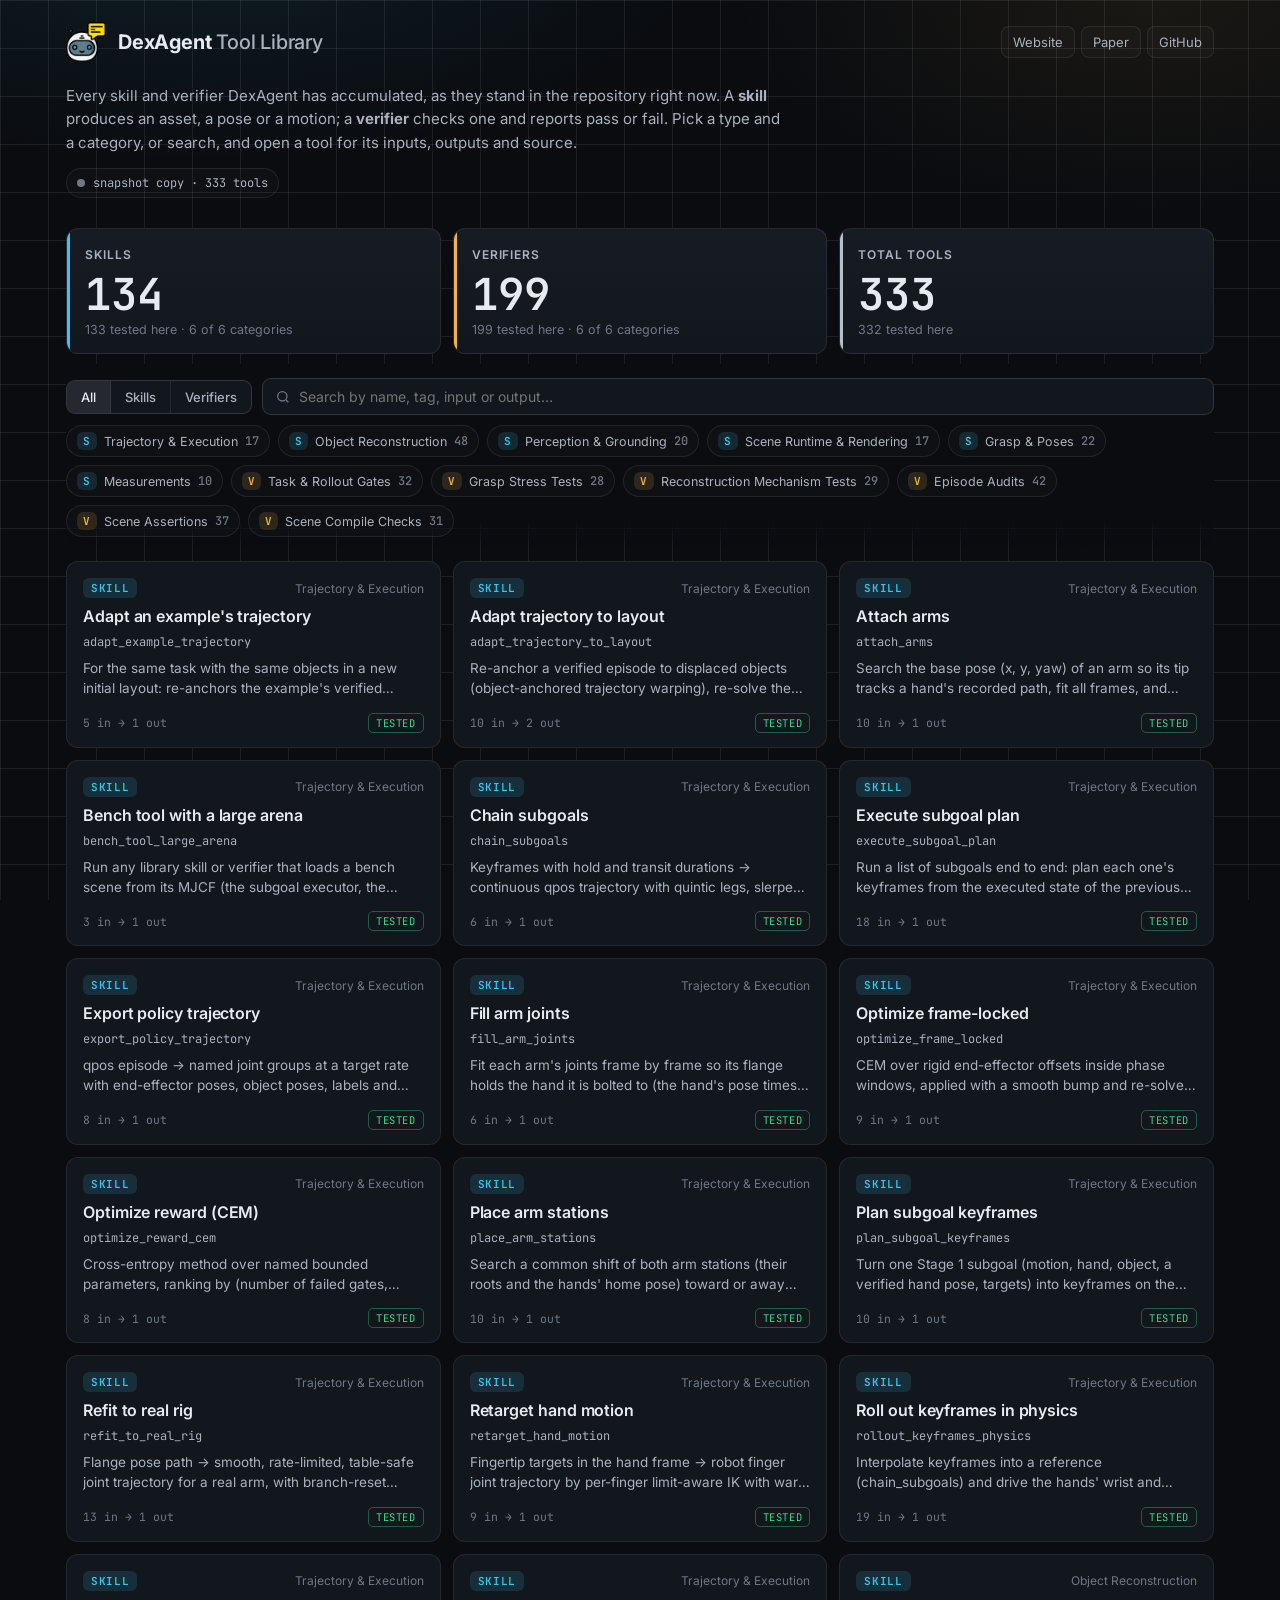
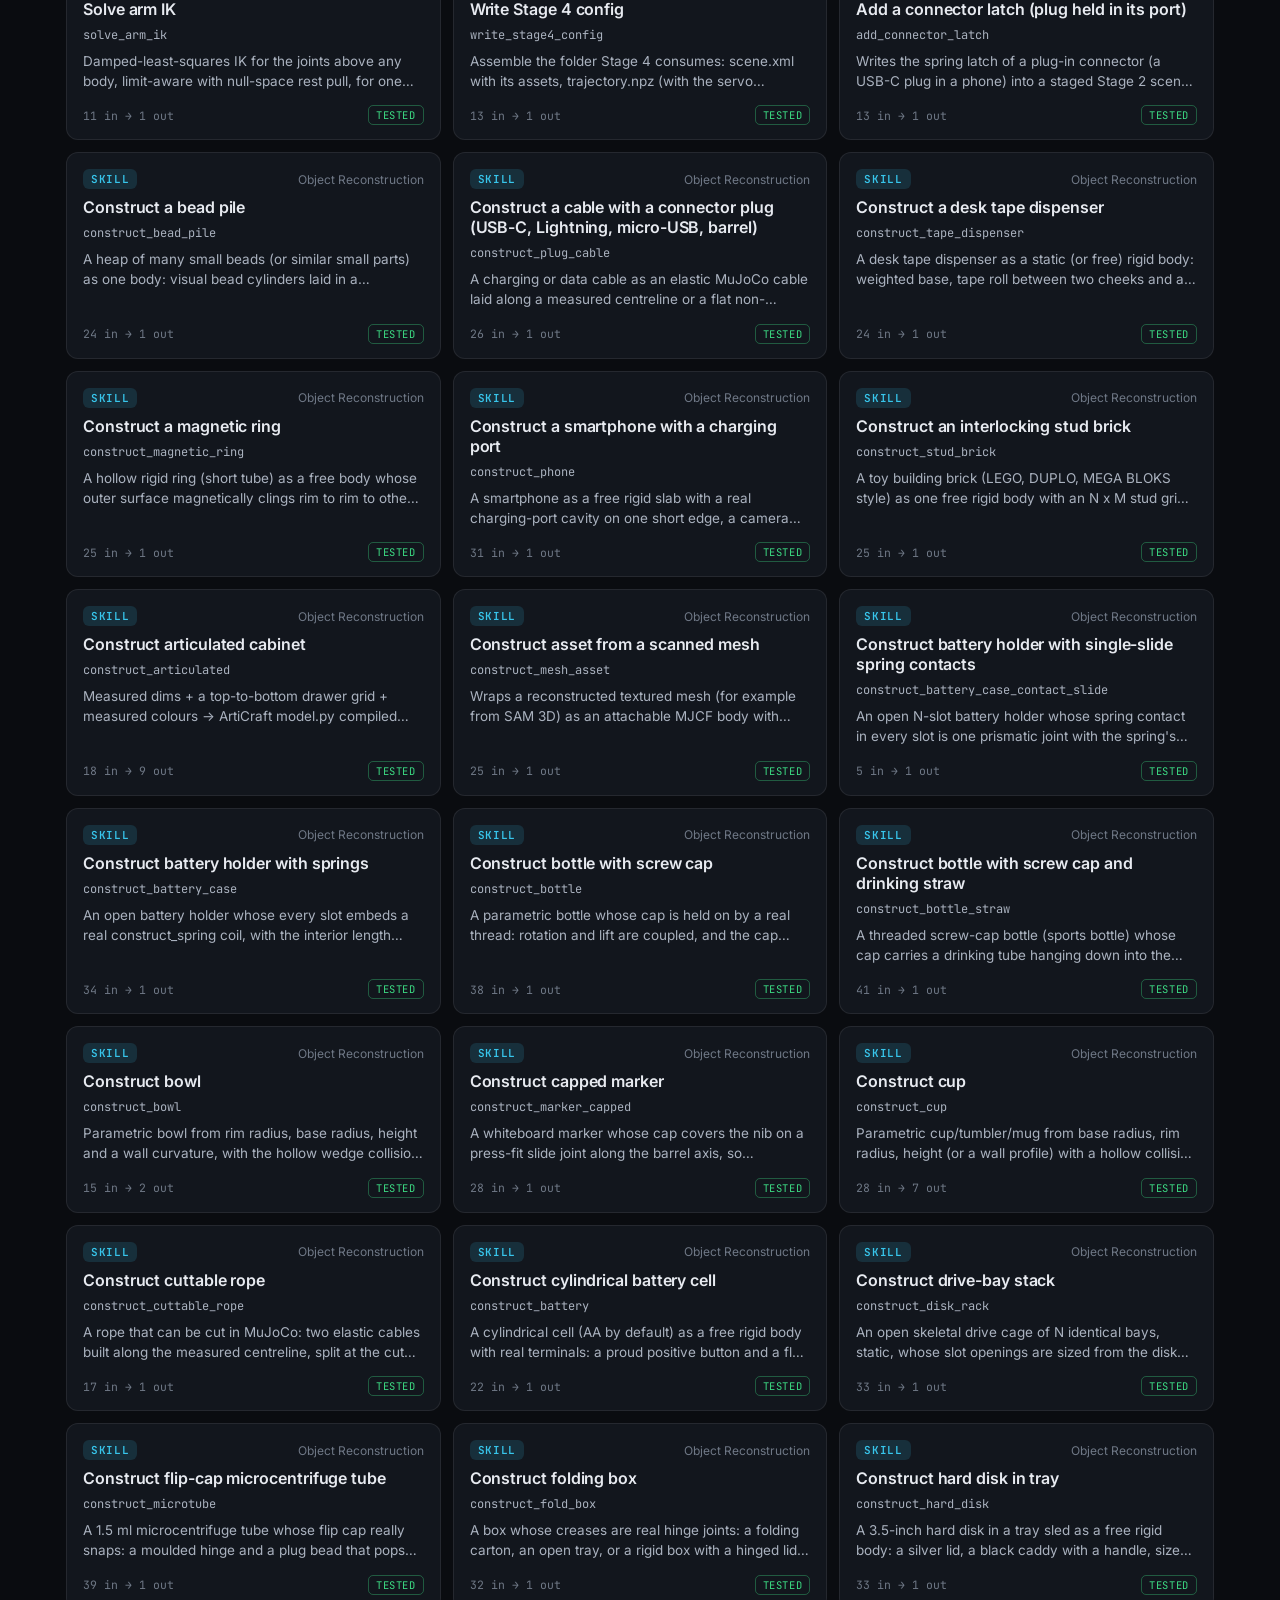
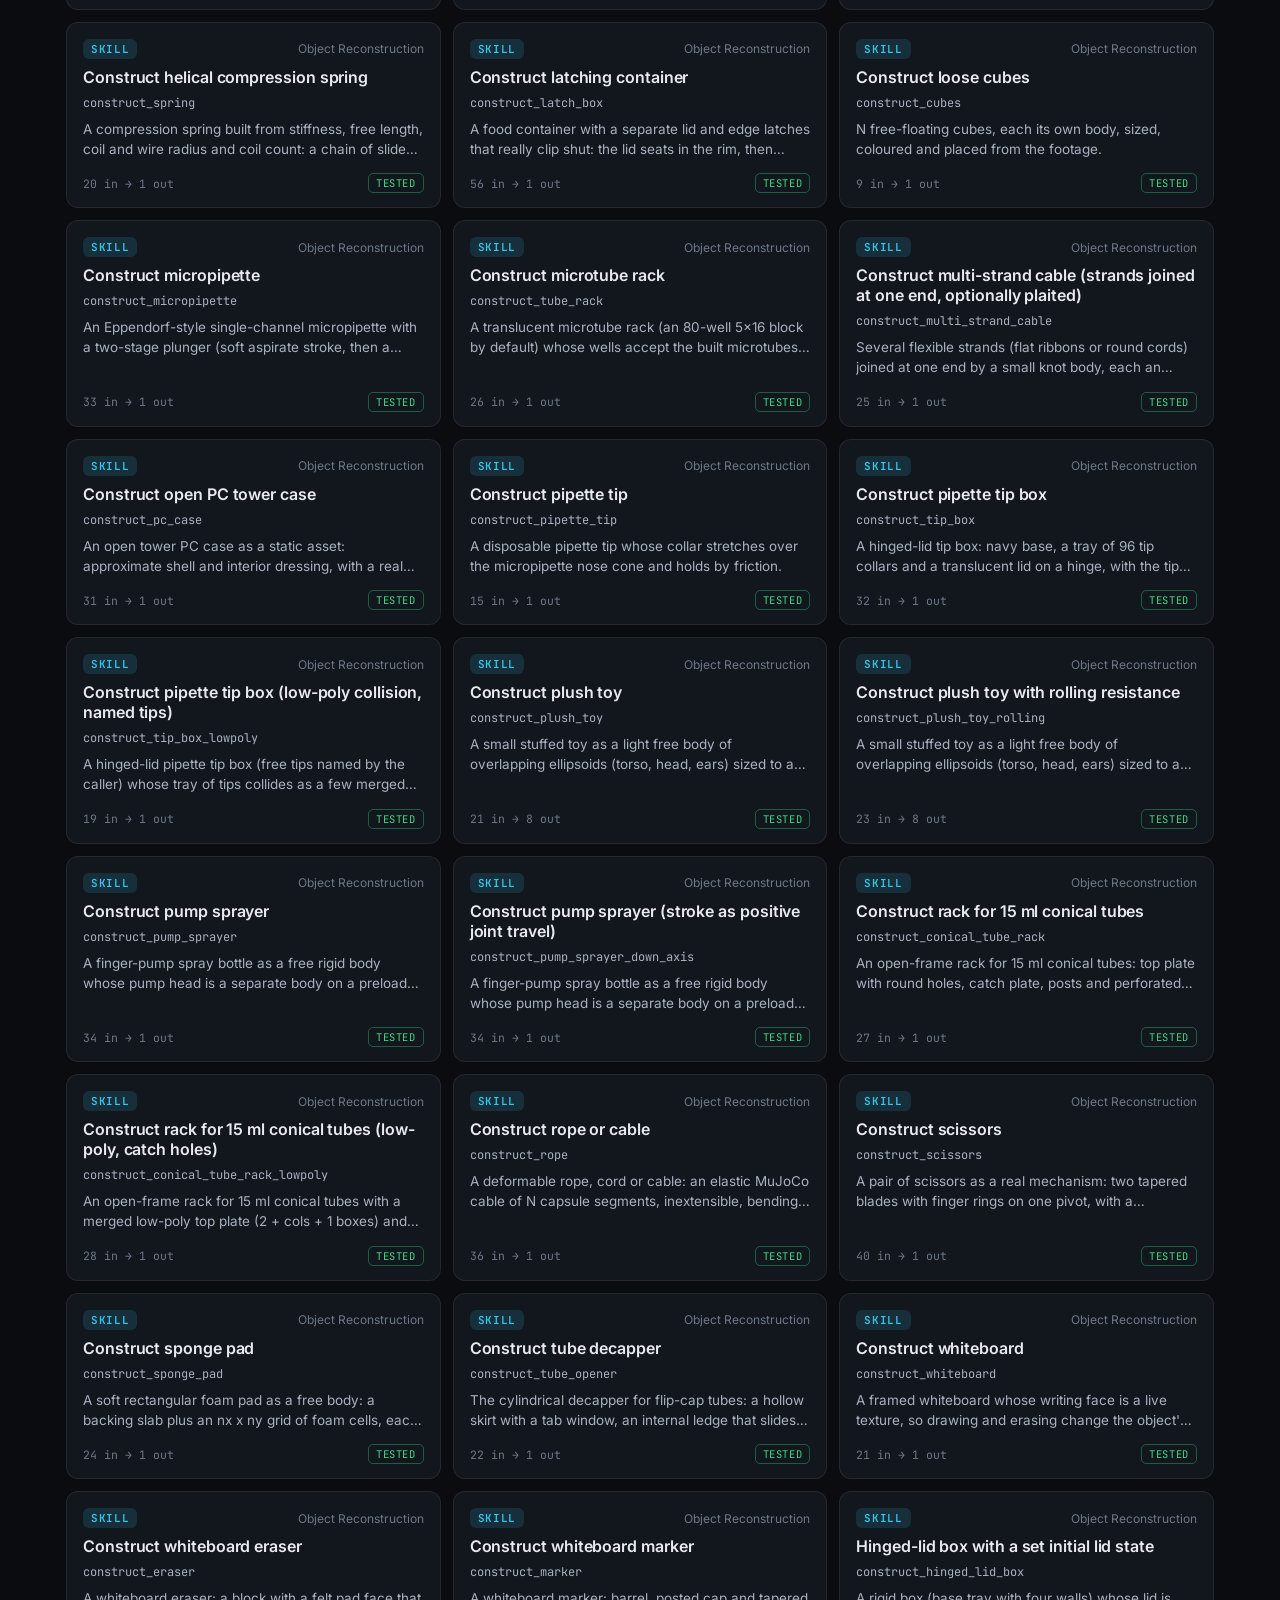
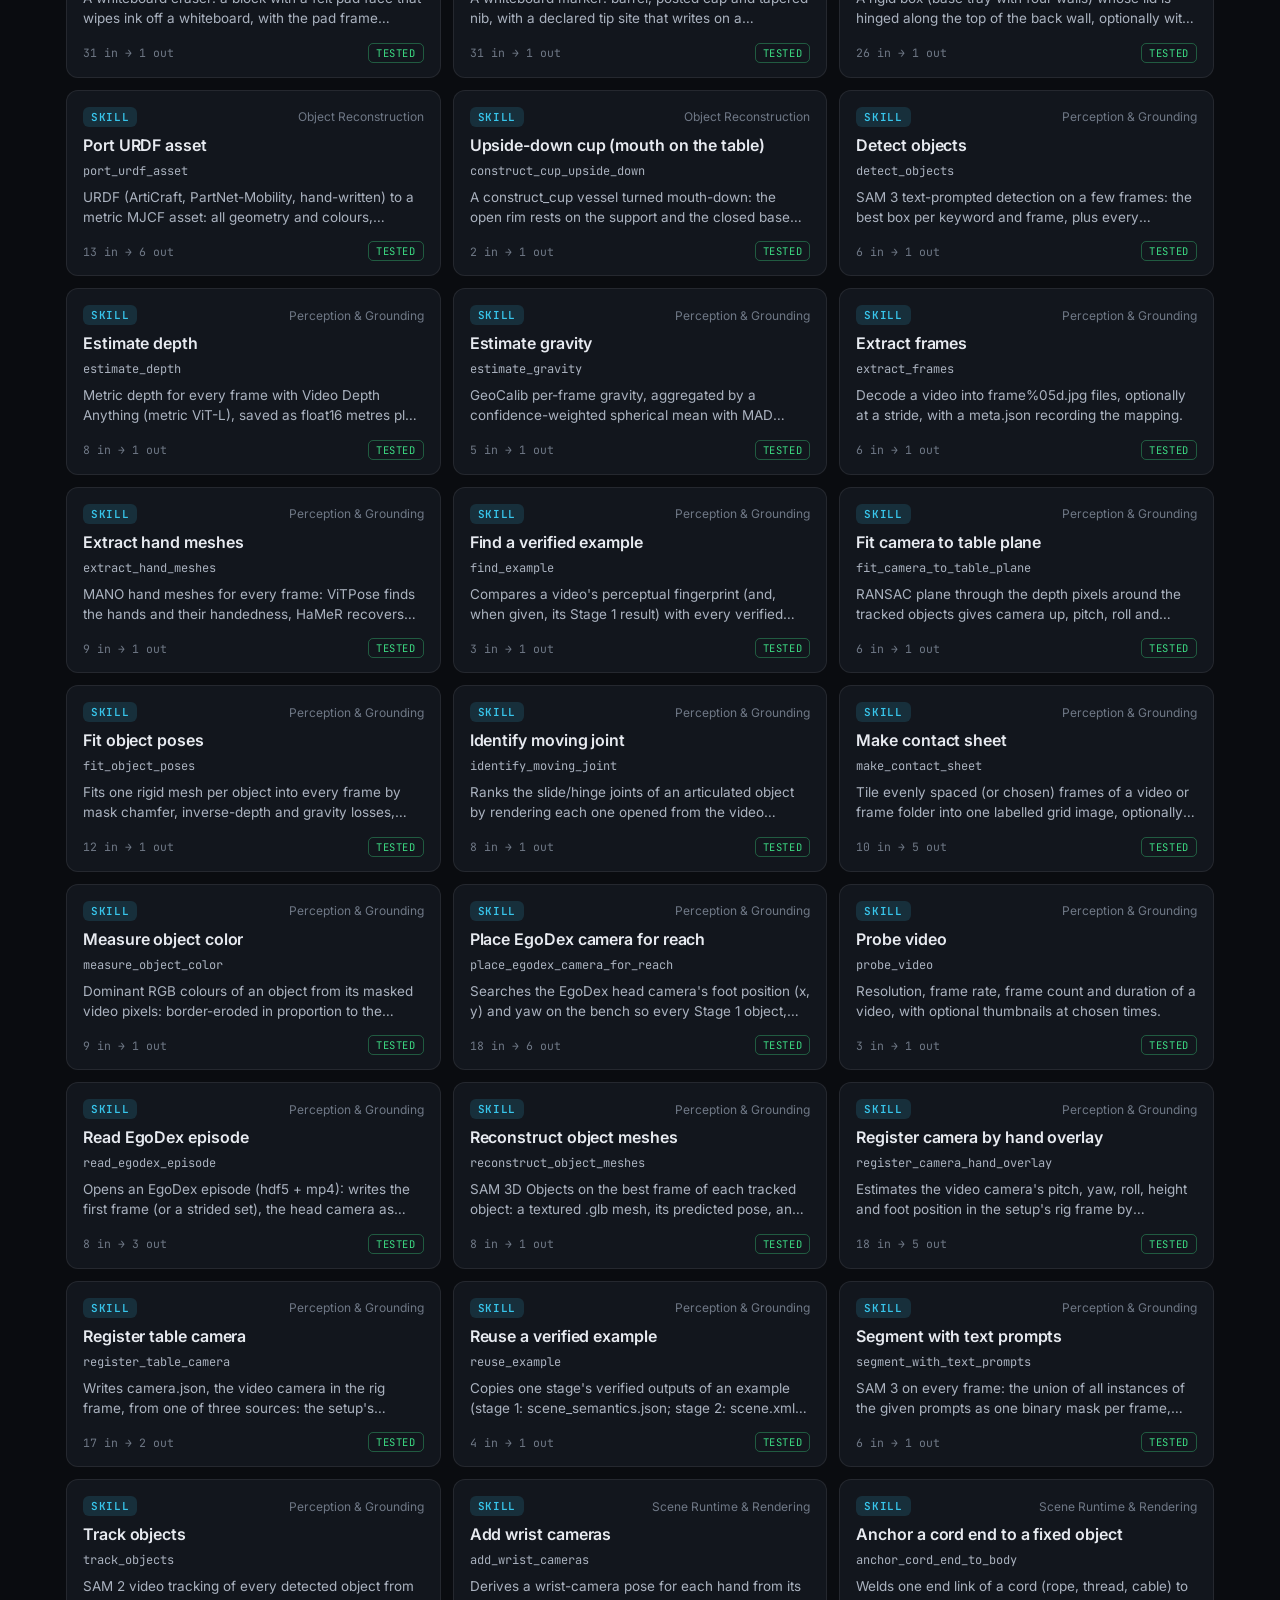
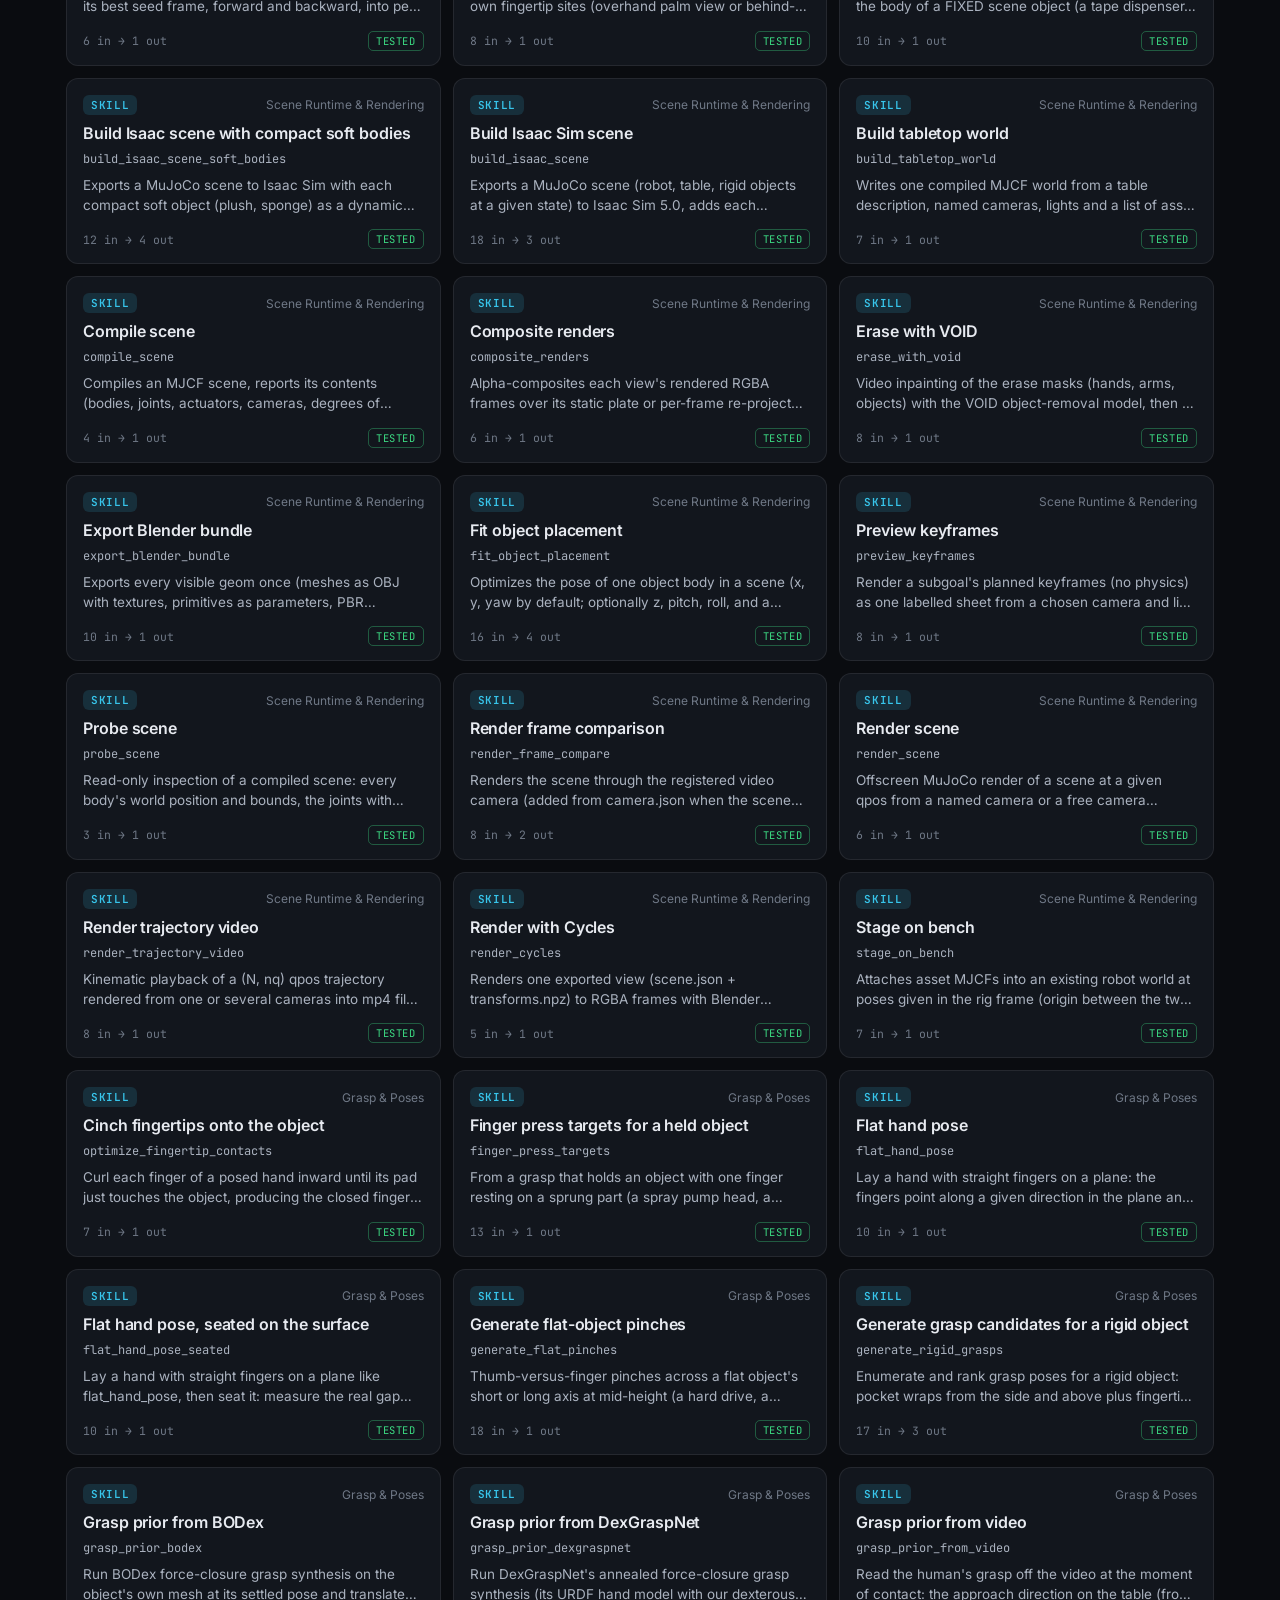
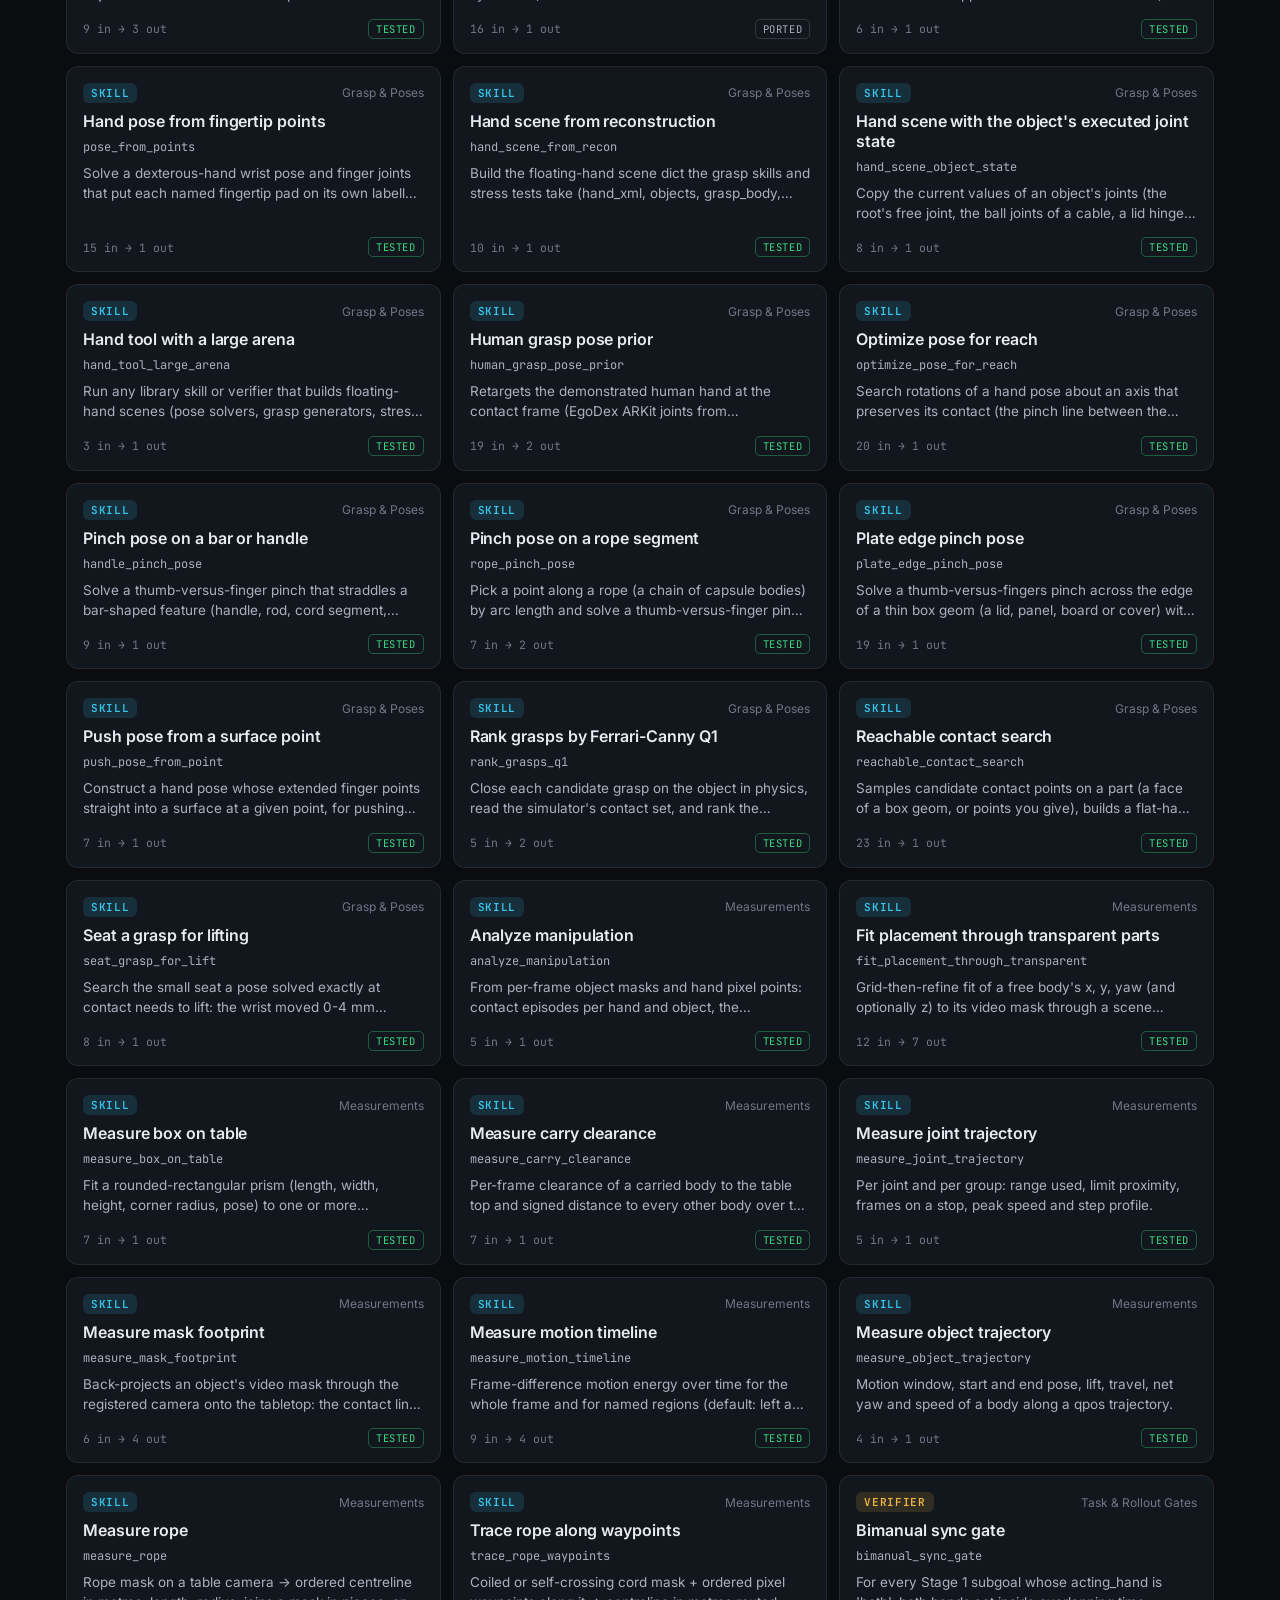
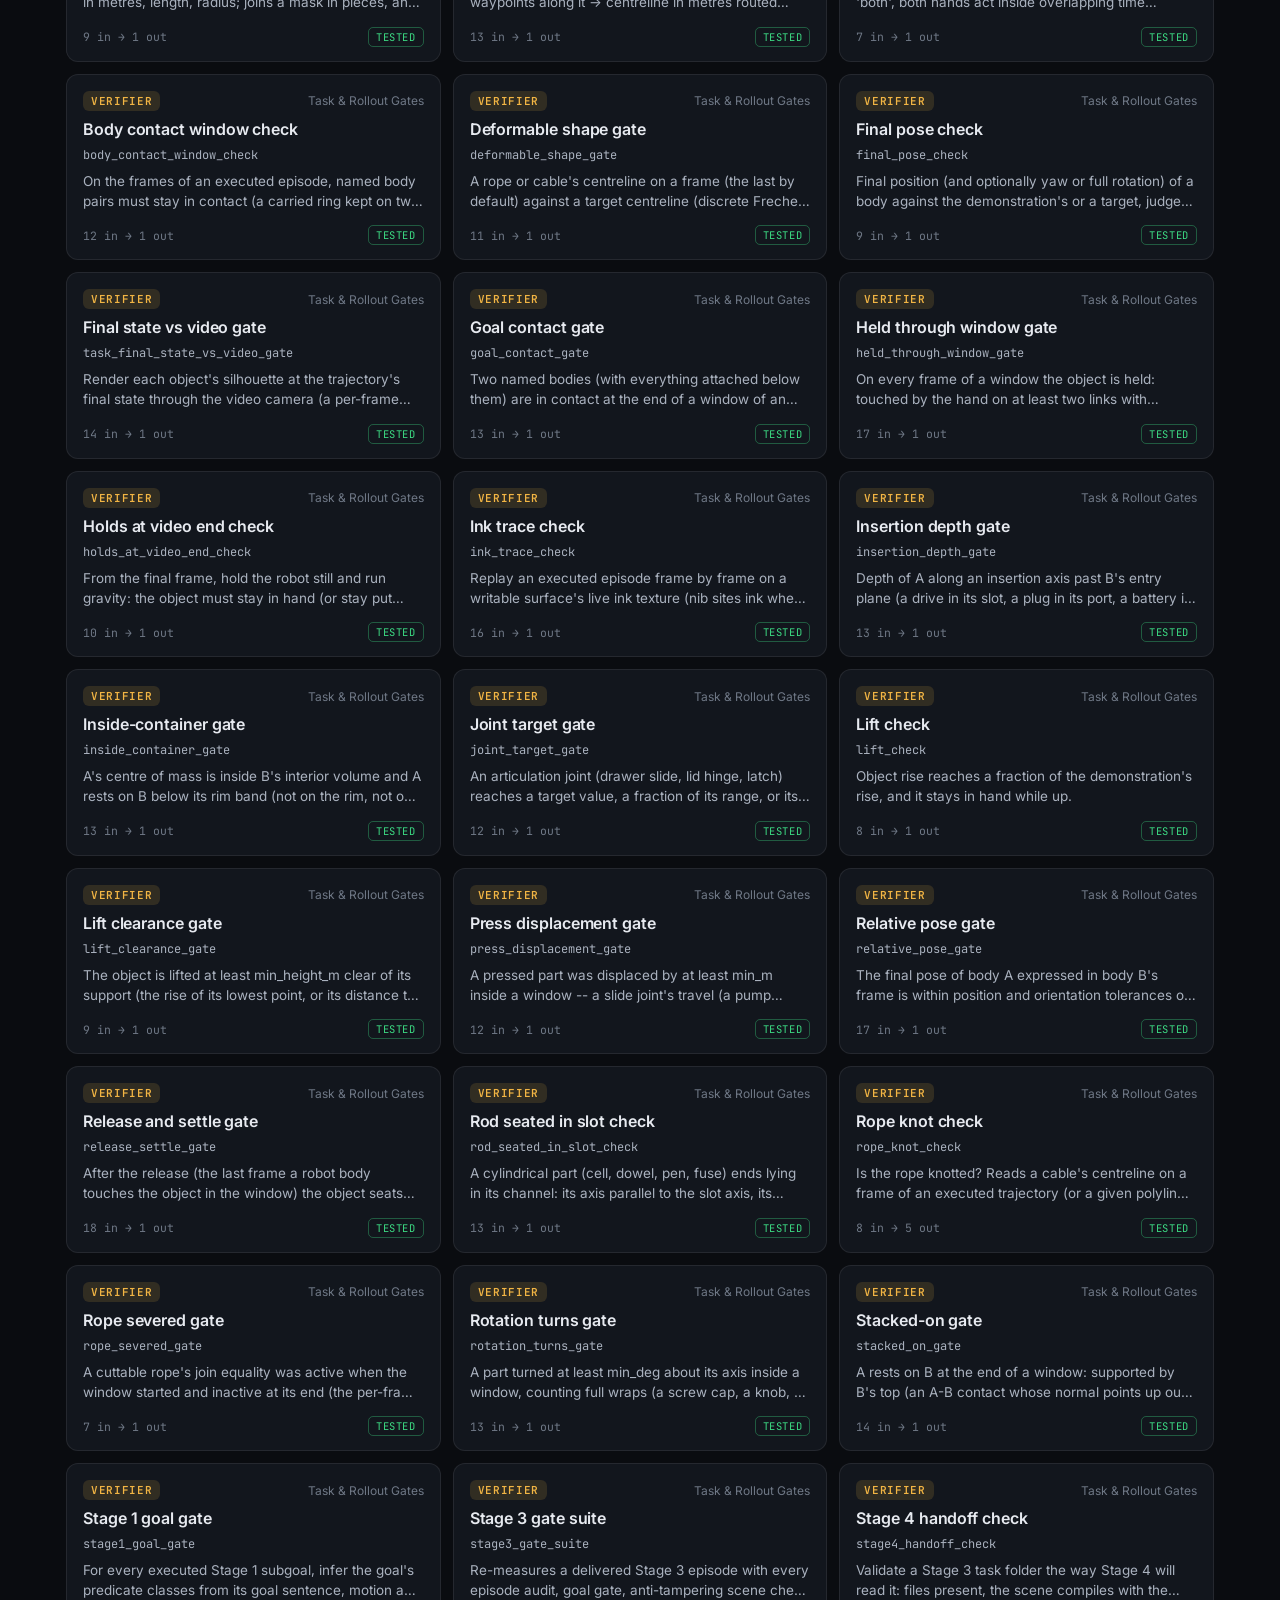
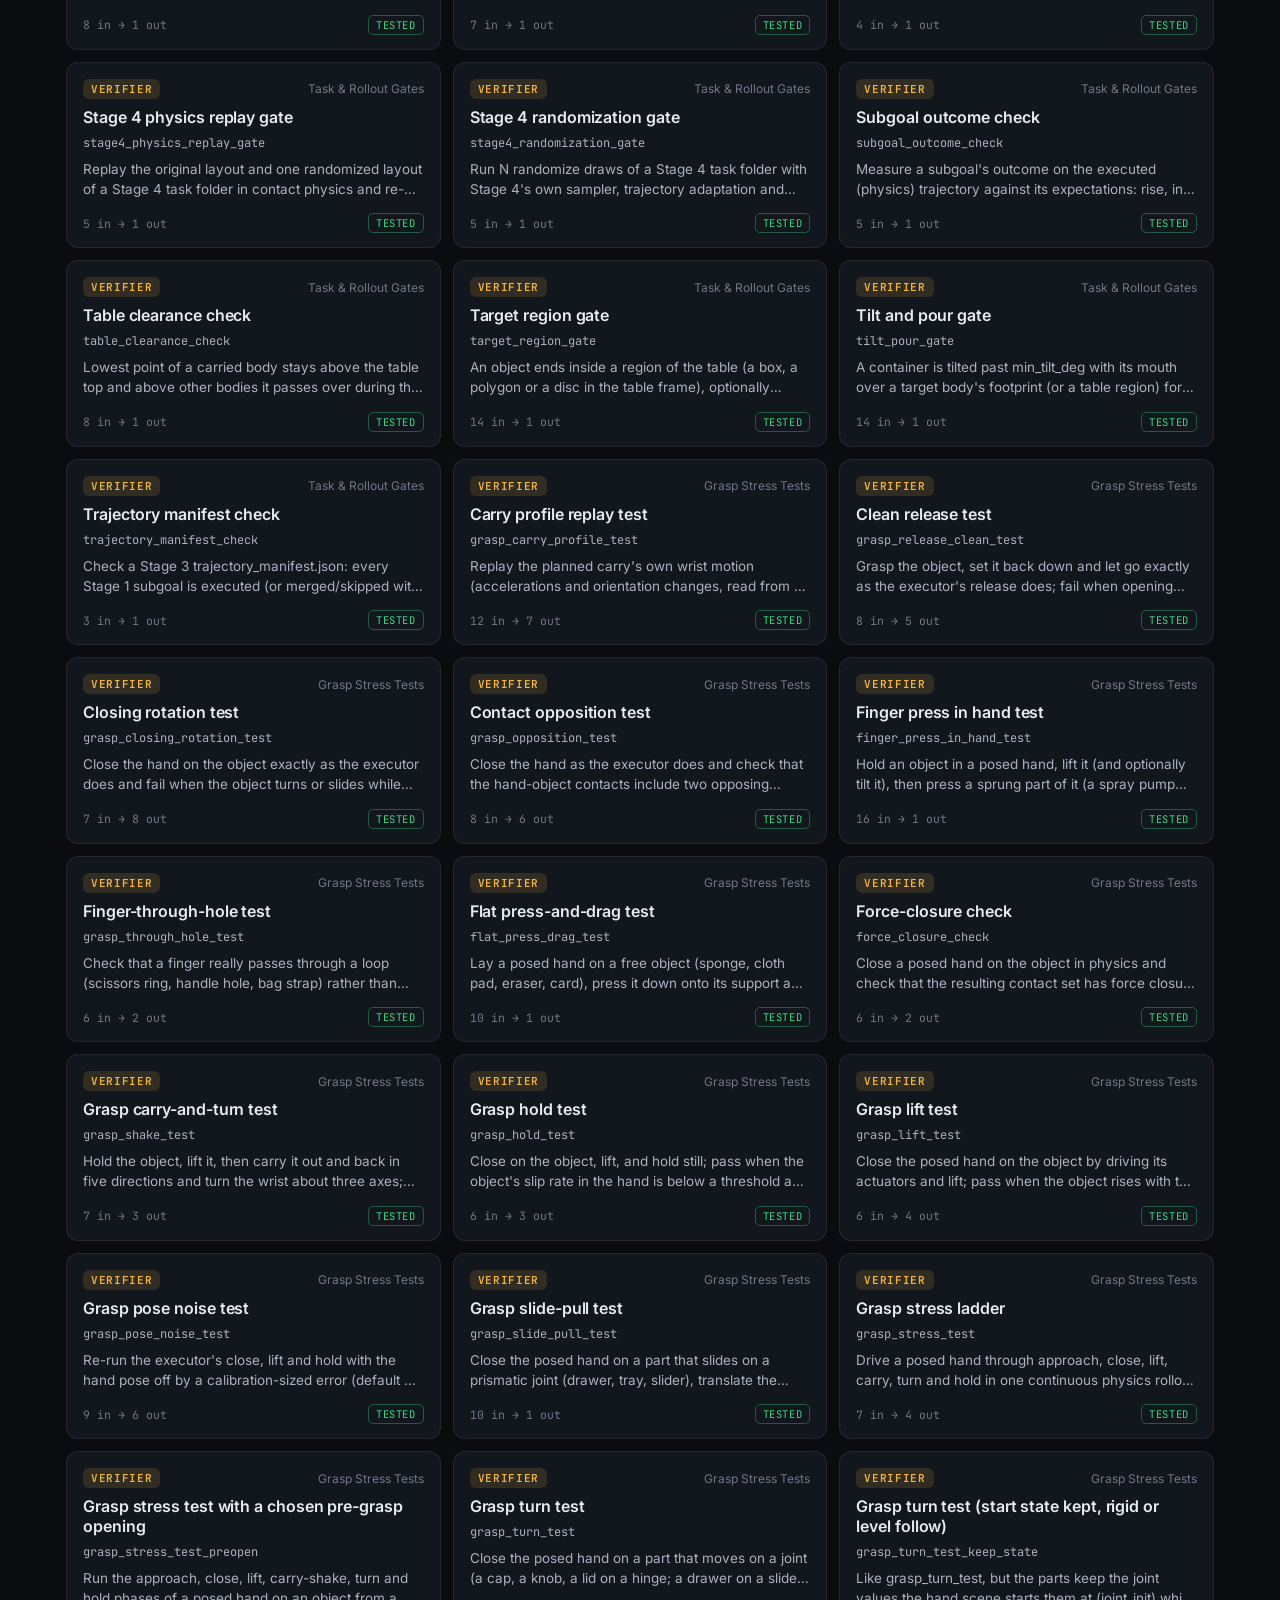
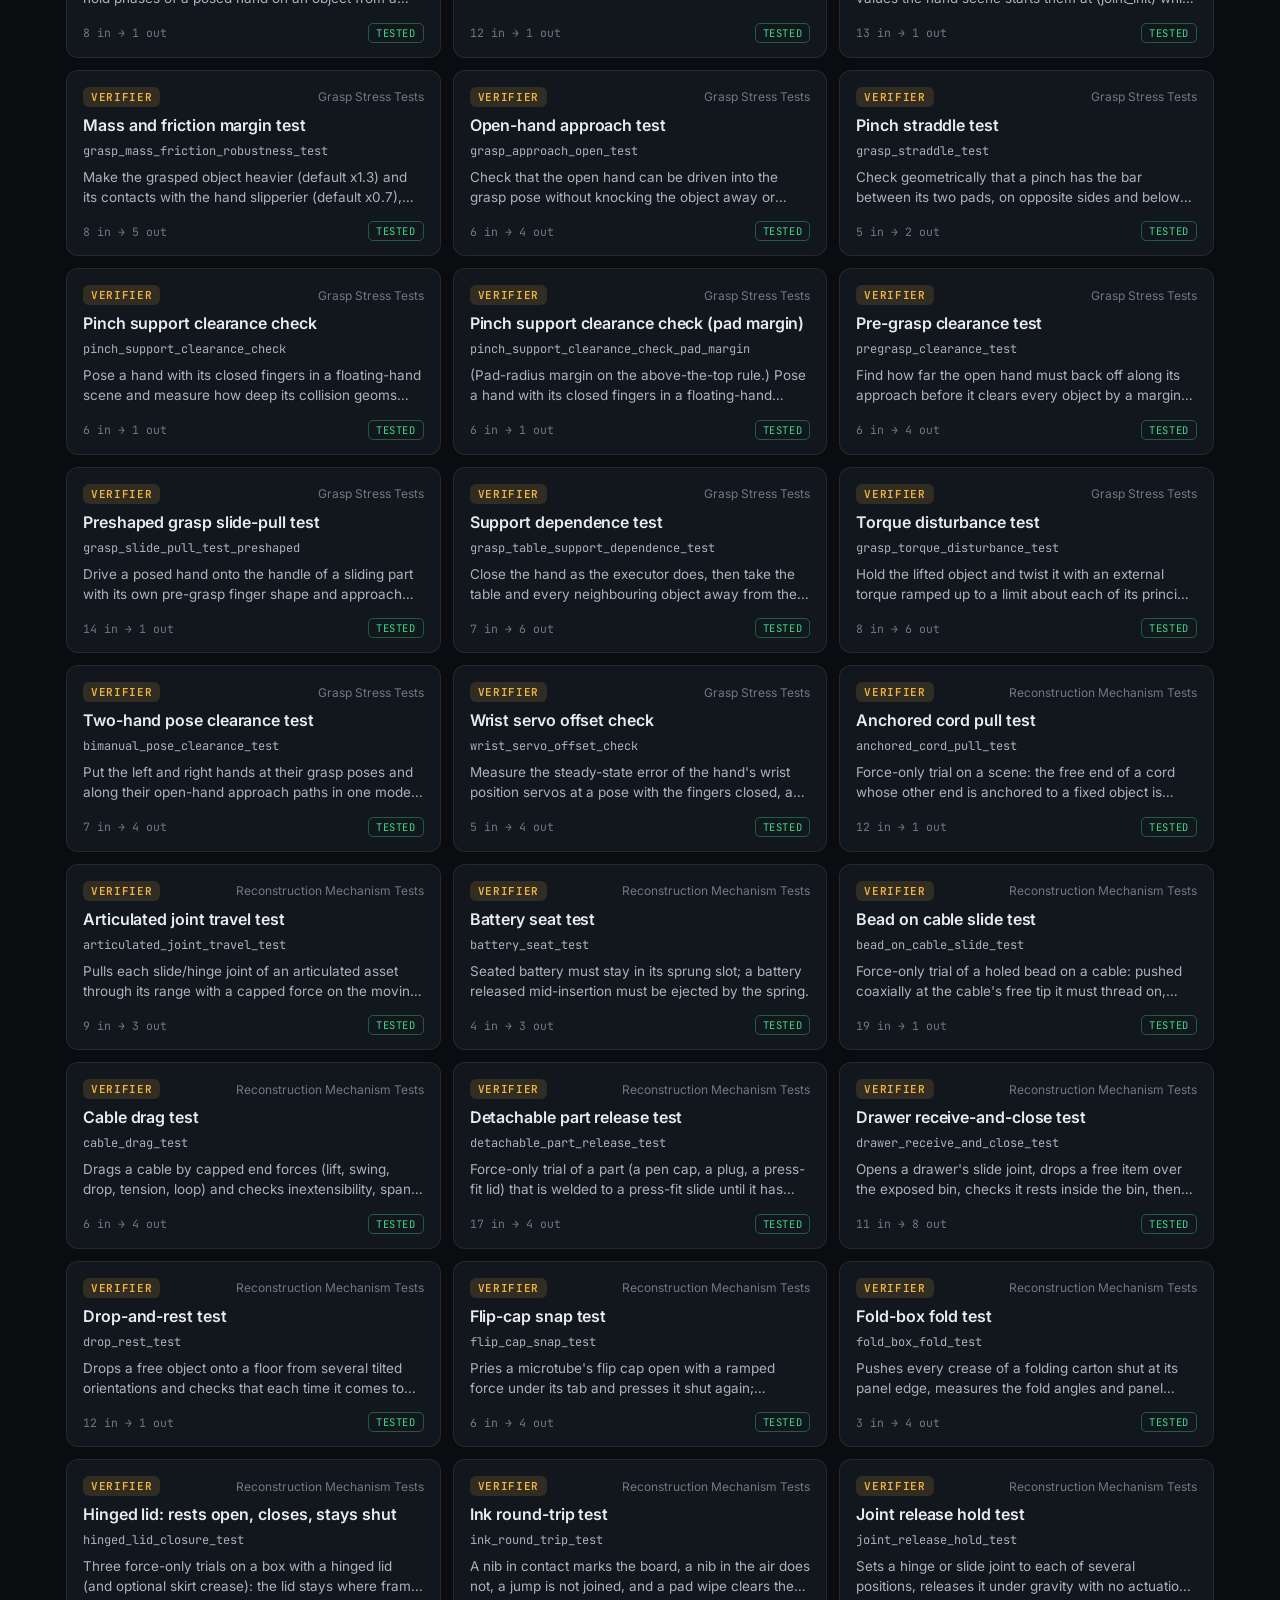
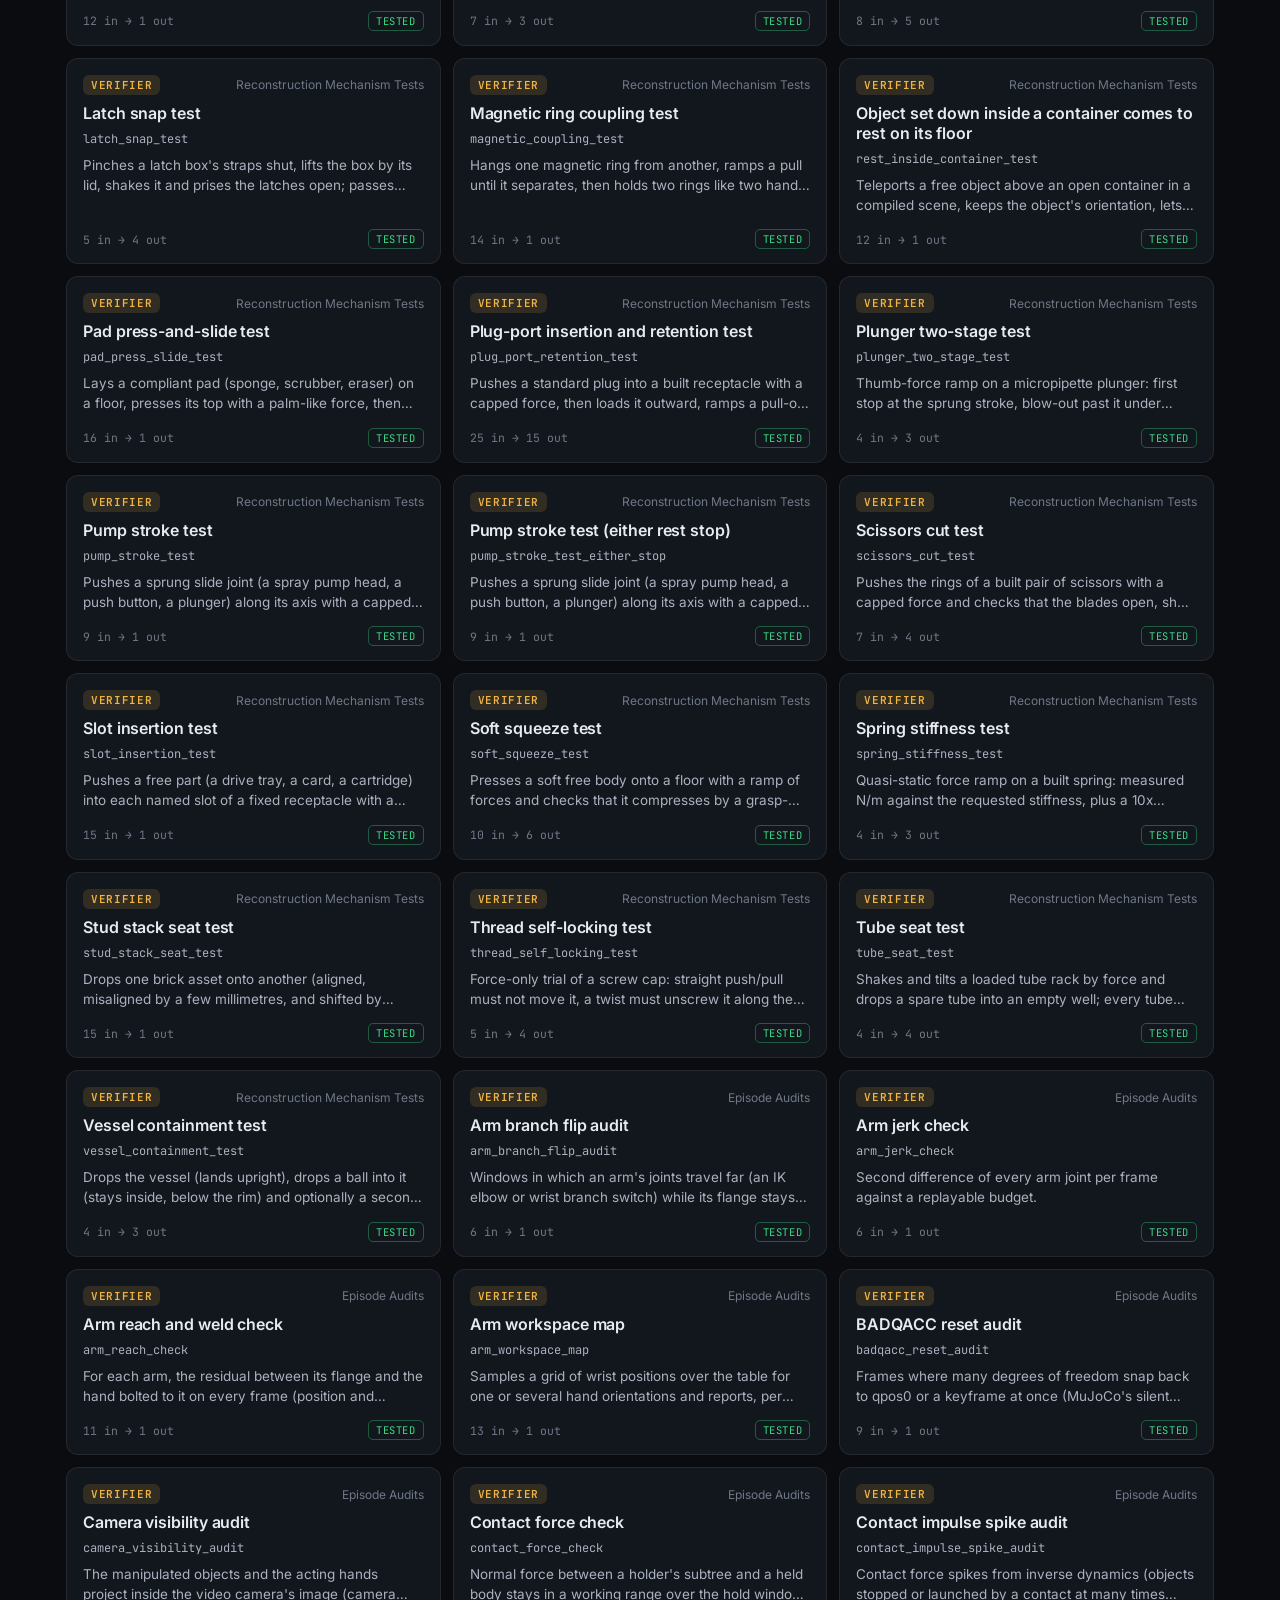
<file: library/index.html>
<!doctype html>
<html lang="en">
<head>
<meta charset="utf-8">
<meta name="viewport" content="width=device-width, initial-scale=1">
<title>DexAgent Tool Library</title>
<meta name="description" content="Live view of DexAgent's self-evolving tool library: every skill and verifier, by category, with inputs, outputs and source.">
<link rel="icon" href="https://dexagent1.github.io/static/icons/icon-32.png">
<link rel="preconnect" href="https://fonts.googleapis.com">
<link rel="preconnect" href="https://fonts.gstatic.com" crossorigin>
<link href="https://fonts.googleapis.com/css2?family=Inter:wght@400;500;600;700&family=JetBrains+Mono:wght@400;500;600&display=swap" rel="stylesheet">
<style>
:root{
  --bg:#0a0c10; --bg-2:#0f1217; --panel:#12161d; --panel-2:#171c24; --line:rgba(255,255,255,.08); --line-2:rgba(255,255,255,.14);
  --text:#e7eaf0; --text-2:#aab2bf; --muted:#6f7886;
  --skill:#38c6ec; --skill-dim:rgba(56,198,236,.14); --verifier:#f2b544; --verifier-dim:rgba(242,181,68,.14);
  --live:#3ddc84; --radius:12px; --mono:'JetBrains Mono',ui-monospace,SFMono-Regular,Menlo,monospace; --sans:'Inter',system-ui,-apple-system,'Segoe UI',Helvetica,Arial,sans-serif;
}
*{box-sizing:border-box}
html,body{margin:0;background:var(--bg);color:var(--text);font-family:var(--sans);-webkit-font-smoothing:antialiased}
body{min-height:100vh;background-image:
  radial-gradient(900px 420px at 15% -10%, rgba(56,198,236,.10), transparent 60%),
  radial-gradient(700px 360px at 90% 0%, rgba(242,181,68,.07), transparent 60%),
  linear-gradient(var(--line) 1px, transparent 1px), linear-gradient(90deg, var(--line) 1px, transparent 1px);
  background-size:auto,auto,48px 48px,48px 48px; background-attachment:fixed}
a{color:inherit;text-decoration:none}
.wrap{max-width:1180px;margin:0 auto;padding:0 16px}
/* header */
header{padding:22px 0 6px}
.top{display:flex;align-items:center;justify-content:space-between;gap:16px;flex-wrap:wrap}
.brand{display:flex;align-items:center;gap:12px}
.brand img{width:40px;height:40px}
.brand h1{font-size:20px;font-weight:700;margin:0;letter-spacing:-.01em}
.brand h1 span{color:var(--text-2);font-weight:500}
nav{display:flex;gap:6px;flex-wrap:wrap}
nav a{font-size:13px;color:var(--text-2);padding:7px 11px;border:1px solid var(--line);border-radius:8px;background:rgba(255,255,255,.02)}
nav a:hover{color:var(--text);border-color:var(--line-2)}
.lead{margin:22px 0 0;max-width:720px;color:var(--text-2);font-size:15px;line-height:1.55}
.status{display:inline-flex;align-items:center;gap:8px;margin-top:14px;font-family:var(--mono);font-size:12px;color:var(--text-2);padding:6px 10px;border:1px solid var(--line);border-radius:999px;background:rgba(255,255,255,.02)}
.dot{width:8px;height:8px;border-radius:50%;background:var(--muted);box-shadow:0 0 0 0 rgba(61,220,132,.5)}
.status.live .dot{background:var(--live);animation:pulse 2.2s infinite}
@keyframes pulse{0%{box-shadow:0 0 0 0 rgba(61,220,132,.45)}70%{box-shadow:0 0 0 8px rgba(61,220,132,0)}100%{box-shadow:0 0 0 0 rgba(61,220,132,0)}}
/* kpis */
.kpis{display:grid;grid-template-columns:repeat(3,1fr);gap:12px;margin:24px 0 8px}
.kpi{position:relative;background:linear-gradient(180deg,var(--panel-2),var(--panel));border:1px solid var(--line);border-radius:var(--radius);padding:18px 18px 16px;overflow:hidden}
.kpi::before{content:"";position:absolute;left:0;top:0;bottom:0;width:3px;background:var(--c,var(--text-2))}
.kpi .label{font-size:12px;letter-spacing:.08em;text-transform:uppercase;color:var(--text-2);font-weight:600}
.kpi .num{font-family:var(--mono);font-size:44px;font-weight:600;line-height:1.1;margin:8px 0 4px;color:var(--text);font-variant-numeric:tabular-nums}
.kpi .sub{font-size:12.5px;color:var(--muted)}
.kpi.skill{--c:var(--skill)} .kpi.verifier{--c:var(--verifier)} .kpi.total{--c:#b6bfcc}
/* controls */
.controls{position:sticky;top:0;z-index:5;background:linear-gradient(var(--bg) 85%,transparent);padding:14px 0 10px;margin-top:10px}
.row{display:flex;gap:10px;align-items:center;flex-wrap:wrap}
.seg{display:inline-flex;border:1px solid var(--line-2);border-radius:9px;overflow:hidden;background:var(--panel)}
.seg button{appearance:none;border:0;background:transparent;color:var(--text-2);font:inherit;font-size:13px;font-weight:500;padding:8px 14px;cursor:pointer;border-right:1px solid var(--line)}
.seg button:last-child{border-right:0}
.seg button.on{background:rgba(255,255,255,.08);color:var(--text)}
.search{flex:1;min-width:200px;display:flex;align-items:center;gap:8px;background:var(--panel);border:1px solid var(--line-2);border-radius:9px;padding:0 12px}
.search input{flex:1;background:transparent;border:0;outline:0;color:var(--text);font:inherit;font-size:14px;padding:9px 0}
.search svg{width:16px;height:16px;color:var(--muted);flex:none}
.chips{display:flex;gap:8px;flex-wrap:wrap;margin-top:10px}
.chip{appearance:none;border:1px solid var(--line);background:rgba(255,255,255,.02);color:var(--text-2);font:inherit;font-size:12.5px;padding:6px 10px;border-radius:999px;cursor:pointer;display:inline-flex;gap:7px;align-items:center}
.chip b{font-family:var(--mono);font-weight:500;color:var(--muted);font-size:12px}
.chip.on{border-color:var(--line-2);background:rgba(255,255,255,.09);color:var(--text)} .chip.on b{color:var(--text)}
.chip.zero{opacity:.55}
/* grid */
.grid{display:grid;grid-template-columns:repeat(auto-fill,minmax(300px,1fr));gap:12px;margin:14px 0 40px}
.card{position:relative;background:var(--panel);border:1px solid var(--line);border-radius:var(--radius);padding:16px 16px 14px;cursor:pointer;transition:border-color .15s,transform .15s,background .15s;display:flex;flex-direction:column;gap:8px;min-height:150px}
.card:hover{border-color:var(--line-2);background:var(--panel-2);transform:translateY(-1px)}
.card:focus-visible{outline:2px solid var(--skill);outline-offset:2px}
.badge{display:inline-flex;align-items:center;gap:6px;font-family:var(--mono);font-size:11px;letter-spacing:.06em;text-transform:uppercase;padding:3px 8px;border-radius:6px;font-weight:600}
.badge.skill{color:var(--skill);background:var(--skill-dim)} .badge.verifier{color:var(--verifier);background:var(--verifier-dim)}
.st{font-family:var(--mono);font-size:10.5px;letter-spacing:.06em;text-transform:uppercase;padding:2px 7px;border-radius:5px;border:1px solid var(--line-2);color:var(--text-2)}
.st.tested{color:var(--live);border-color:rgba(61,220,132,.35)}
.card .head{display:flex;justify-content:space-between;align-items:center;gap:8px}
.card .cat{font-size:12px;color:var(--muted)}
.card h3{margin:0;font-size:16px;font-weight:600;letter-spacing:-.005em}
.card .name{font-family:var(--mono);font-size:12px;color:var(--text-2)}
.card p{margin:0;font-size:13.5px;line-height:1.5;color:var(--text-2);display:-webkit-box;-webkit-line-clamp:2;-webkit-box-orient:vertical;overflow:hidden}
.card .foot{margin-top:auto;display:flex;justify-content:space-between;align-items:center;gap:8px;font-family:var(--mono);font-size:11.5px;color:var(--muted);padding-top:6px}
.tags{display:flex;gap:6px;flex-wrap:wrap}
.tag{font-size:11px;color:var(--text-2);border:1px solid var(--line);border-radius:6px;padding:2px 7px}
.empty{grid-column:1/-1;text-align:center;color:var(--muted);padding:48px 12px;border:1px dashed var(--line-2);border-radius:var(--radius);font-size:14px}
.empty b{display:block;color:var(--text-2);font-weight:600;margin-bottom:4px}
/* drawer */
.backdrop{position:fixed;inset:0;background:rgba(5,7,10,.6);backdrop-filter:blur(2px);opacity:0;pointer-events:none;transition:opacity .2s;z-index:20}
.drawer{position:fixed;top:0;right:0;bottom:0;width:min(560px,100vw);background:var(--bg-2);border-left:1px solid var(--line-2);transform:translateX(100%);transition:transform .25s cubic-bezier(.2,.7,.2,1);z-index:21;overflow-y:auto;padding:22px 22px 40px}
body.open .backdrop{opacity:1;pointer-events:auto} body.open .drawer{transform:none}
.drawer .close{position:absolute;top:14px;right:14px;appearance:none;border:1px solid var(--line);background:var(--panel);color:var(--text-2);width:34px;height:34px;border-radius:8px;cursor:pointer;font-size:18px;line-height:1}
.drawer h2{margin:10px 0 2px;font-size:22px;letter-spacing:-.01em}
.drawer .name{font-family:var(--mono);font-size:12.5px;color:var(--text-2)}
.drawer .meta{display:flex;gap:8px;flex-wrap:wrap;align-items:center;margin:8px 0 16px;font-size:12.5px;color:var(--muted)}
.drawer .summary{font-size:15px;line-height:1.55;color:var(--text);margin:0 0 14px}
.drawer p.desc{font-size:14px;line-height:1.6;color:var(--text-2);margin:0 0 18px}
.drawer h4{font-size:11.5px;letter-spacing:.09em;text-transform:uppercase;color:var(--muted);margin:18px 0 8px;font-weight:600}
table.io{width:100%;border-collapse:collapse;font-size:13px}
table.io td{padding:8px 8px;border-top:1px solid var(--line);vertical-align:top;line-height:1.45}
table.io tr:first-child td{border-top:0}
table.io td.n{font-family:var(--mono);font-size:12.5px;color:var(--text);width:24%;word-break:break-word}
table.io td.t{font-family:var(--mono);font-size:11.5px;color:var(--muted);width:26%;word-break:break-word}
table.io td.d{color:var(--text-2);width:50%}
.iobox{border:1px solid var(--line);border-radius:10px;overflow:hidden;background:var(--panel)}
.kv{display:grid;grid-template-columns:120px 1fr;gap:6px 12px;font-size:13px}
.kv dt{color:var(--muted)} .kv dd{margin:0;color:var(--text-2)}
pre.cli{position:relative;margin:0;background:#0b0e13;border:1px solid var(--line);border-radius:10px;padding:12px 44px 12px 14px;font-family:var(--mono);font-size:12.5px;color:var(--text);white-space:pre-wrap;word-break:break-word;line-height:1.5}
pre.cli button{position:absolute;top:8px;right:8px;appearance:none;border:1px solid var(--line);background:var(--panel);color:var(--text-2);font:inherit;font-size:11px;padding:4px 8px;border-radius:6px;cursor:pointer}
.src{display:inline-flex;align-items:center;gap:8px;margin-top:18px;font-size:13.5px;padding:9px 13px;border-radius:9px;border:1px solid var(--line-2);background:var(--panel);color:var(--text)}
.src:hover{border-color:rgba(255,255,255,.28)}
footer{color:var(--muted);font-size:12.5px;padding:10px 0 40px;font-family:var(--mono)}
@media (max-width:720px){.kpis{grid-template-columns:1fr 1fr}.kpi.total{grid-column:1/-1}.kpi .num{font-size:36px}.drawer{padding:18px 16px 32px}.kv{grid-template-columns:100px 1fr}}
@media (prefers-reduced-motion:reduce){*{animation:none!important;transition:none!important}}
</style>
</head>
<body>
<div class="wrap">
  <header>
    <div class="top">
      <a class="brand" href="https://dexagent1.github.io/">
        <img src="https://dexagent1.github.io/static/icons/icon-192.png" alt="">
        <h1>DexAgent <span>Tool Library</span></h1>
      </a>
      <nav>
        <a href="https://dexagent1.github.io/">Website</a>
        <a href="https://arxiv.org/abs/2609.35318">Paper</a>
        <a href="https://github.com/dexagent1/DexAgent/tree/main/tool_library">GitHub</a>
      </nav>
    </div>
    <p class="lead">Every skill and verifier DexAgent has accumulated, as they stand in the repository right now. A <b>skill</b> produces an asset, a pose or a motion; a <b>verifier</b> checks one and reports pass or fail. Pick a type and a category, or search, and open a tool for its inputs, outputs and source.</p>
    <div class="status" id="status"><span class="dot"></span><span id="statusText">loading index…</span></div>
  </header>

  <section class="kpis" aria-label="Totals">
    <div class="kpi skill"><div class="label">Skills</div><div class="num" id="nSkills">0</div><div class="sub" id="subSkills">&nbsp;</div></div>
    <div class="kpi verifier"><div class="label">Verifiers</div><div class="num" id="nVerifiers">0</div><div class="sub" id="subVerifiers">&nbsp;</div></div>
    <div class="kpi total"><div class="label">Total tools</div><div class="num" id="nTotal">0</div><div class="sub" id="subTotal">&nbsp;</div></div>
  </section>

  <section class="controls">
    <div class="row">
      <div class="seg" role="tablist" id="typeSeg">
        <button class="on" data-type="all">All</button>
        <button data-type="skill">Skills</button>
        <button data-type="verifier">Verifiers</button>
      </div>
      <label class="search"><svg viewBox="0 0 24 24" fill="none" stroke="currentColor" stroke-width="2"><circle cx="11" cy="11" r="7"/><path d="m20 20-3.5-3.5"/></svg><input id="q" type="search" placeholder="Search by name, tag, input or output…" autocomplete="off"></label>
    </div>
    <div class="chips" id="chips"></div>
  </section>

  <main class="grid" id="grid" aria-live="polite"></main>
  <footer>Source of truth: <a href="https://github.com/dexagent1/DexAgent/blob/main/tool_library/index.json">tool_library/index.json</a> in the DexAgent repository, built by <code>build_index.py</code>. This page re-reads it every 60 s.</footer>
</div>

<div class="backdrop" id="backdrop"></div>
<aside class="drawer" id="drawer" aria-label="Tool details"></aside>

<script>
const LIVE = 'https://raw.githubusercontent.com/dexagent1/DexAgent/main/tool_library/index.json';
const LOCAL = './index.json';
const CATS = {
  skill: ['Trajectory & Execution','Object Reconstruction','Perception & Grounding','Scene Runtime & Rendering','Grasp & Poses','Measurements'],
  verifier: ['Task & Rollout Gates','Grasp Stress Tests','Reconstruction Mechanism Tests','Episode Audits','Scene Assertions','Scene Compile Checks']
};
const state = { tools: [], type: 'all', cat: null, q: '', source: '' };
const $ = id => document.getElementById(id);
const esc = s => String(s ?? '').replace(/[&<>"']/g, c => ({'&':'&amp;','<':'&lt;','>':'&gt;','"':'&quot;',"'":'&#39;'}[c]));

async function fetchIndex() {
  for (const [url, label] of [[LIVE, 'live'], [LOCAL, 'snapshot']]) {
    try {
      const r = await fetch(url + (label === 'live' ? '?t=' + Date.now() : ''), { cache: 'no-store' });
      if (!r.ok) continue;
      const data = await r.json();
      if (Array.isArray(data.tools)) return { data, label };
    } catch (e) { /* try the next source */ }
  }
  return null;
}

function countUp(el, to) {
  const from = +el.dataset.v || 0; if (from === to) { el.textContent = to; return; }
  const t0 = performance.now(), dur = 700;
  (function step(now) {
    const u = Math.min(1, (now - t0) / dur), e = 1 - Math.pow(1 - u, 3);
    el.textContent = Math.round(from + (to - from) * e);
    if (u < 1) requestAnimationFrame(step); else el.dataset.v = to;
  })(t0);
}


function render() {
  const tools = state.tools;
  const nS = tools.filter(t => t.type === 'skill').length, nV = tools.length - nS;
  countUp($('nSkills'), nS); countUp($('nVerifiers'), nV); countUp($('nTotal'), tools.length);
  const catsUsed = type => new Set(tools.filter(t => t.type === type).map(t => t.category)).size;
  const tested = type => tools.filter(t => t.type === type && t.status === 'tested').length;
  $('subSkills').textContent = `${tested('skill')} tested here · ${catsUsed('skill')} of ${CATS.skill.length} categories`;
  $('subVerifiers').textContent = `${tested('verifier')} tested here · ${catsUsed('verifier')} of ${CATS.verifier.length} categories`;
  $('subTotal').textContent = `${state.tools.filter(t => t.status === 'tested').length} tested here`;
  const st = $('status'); st.classList.toggle('live', state.source === 'live');
  const n = `${tools.length} tool${tools.length === 1 ? '' : 's'}`;
  $('statusText').textContent = state.source === 'live'
    ? `live from github.com/dexagent1/DexAgent · ${n}`
    : state.source === 'snapshot' ? `snapshot copy · ${n}` : 'index unavailable';

  // category chips for the selected type
  const types = state.type === 'all' ? ['skill', 'verifier'] : [state.type];
  const chips = [];
  for (const ty of types) for (const c of CATS[ty]) {
    const n = tools.filter(t => t.type === ty && t.category === c).length;
    chips.push(`<button class="chip ${state.cat === c ? 'on' : ''} ${n ? '' : 'zero'}" data-cat="${esc(c)}"><span class="badge ${ty}" style="padding:2px 6px">${ty === 'skill' ? 'S' : 'V'}</span>${esc(c)}<b>${n}</b></button>`);
  }
  $('chips').innerHTML = chips.join('');
  $('chips').querySelectorAll('.chip').forEach(b => b.onclick = () => { state.cat = state.cat === b.dataset.cat ? null : b.dataset.cat; render(); });

  // cards
  const q = state.q.trim().toLowerCase();
  const hay = t => [t.name, t.title, t.summary, t.category, t.status, ...(t.tags || []), ...(t.used_in || []), ...(t.inputs || []).flatMap(i => [i.name, i.description]), ...(t.outputs || []).flatMap(o => [o.name, o.description]), t.description].join(' ').toLowerCase();
  const shown = tools.filter(t => (state.type === 'all' || t.type === state.type) && (!state.cat || t.category === state.cat) && (!q || hay(t).includes(q)));
  const order = t => (t.type === 'skill' ? 0 : 1) * 100 + CATS[t.type].indexOf(t.category);
  shown.sort((a, b) => order(a) - order(b) || a.title.localeCompare(b.title));
  $('grid').innerHTML = shown.length ? shown.map(t => `
    <article class="card" tabindex="0" data-name="${esc(t.name)}">
      <div class="head"><span class="badge ${t.type}">${t.type}</span><span class="cat">${esc(t.category)}</span></div>
      <h3>${esc(t.title)}</h3>
      <div class="name">${esc(t.name)}</div>
      <p>${esc(t.summary)}</p>
      <div class="foot"><span>${(t.inputs || []).length} in → ${(t.outputs || []).length} out</span><span class="st ${esc(t.status || '')}">${esc(t.status || '')}</span></div>
    </article>`).join('')
    : `<div class="empty"><b>No tools here yet</b>${state.q ? 'Nothing matches the search.' : 'This category fills as DexAgent processes more demonstrations.'}</div>`;
  $('grid').querySelectorAll('.card').forEach(c => {
    c.onclick = () => openTool(c.dataset.name);
    c.onkeydown = e => { if (e.key === 'Enter' || e.key === ' ') { e.preventDefault(); openTool(c.dataset.name); } };
  });
}

function ioTable(rows) {
  if (!rows || !rows.length) return '<div class="iobox"><table class="io"><tr><td class="d">none</td></tr></table></div>';
  return `<div class="iobox"><table class="io">${rows.map(r => `<tr><td class="n">${esc(r.name)}</td><td class="t">${esc(r.type || '')}</td><td class="d">${esc(r.description || '')}</td></tr>`).join('')}</table></div>`;
}

function openTool(name) {
  const t = state.tools.find(x => x.name === name); if (!t) return;
  const kv = [['Category', t.category], ['Status', t.status === 'tested' ? 'tested: its smoke test ran and passed' : t.status === 'ported' ? 'ported: runs, needs an external model or GPU stack not exercised here' : t.status], ['Simulators', (t.simulators || []).join(', ')], ['Requirements', (t.requirements || []).join(', ')], ['Used in', (t.used_in || []).join(', ')], ['Entry point', t.entrypoint], ['Added', t.added]].filter(([, v]) => v);
  $('drawer').innerHTML = `
    <button class="close" aria-label="Close">×</button>
    <span class="badge ${t.type}">${t.type}</span>
    <h2>${esc(t.title)}</h2>
    <div class="name">${esc(t.file || t.name)}</div>
    <div class="meta">${(t.tags || []).map(x => `<span class="tag">${esc(x)}</span>`).join('')}</div>
    <p class="summary">${esc(t.summary)}</p>
    <p class="desc">${esc(t.description)}</p>
    <h4>Inputs</h4>${ioTable(t.inputs)}
    <h4>Outputs</h4>${ioTable(t.outputs)}
    <h4>Details</h4><dl class="kv">${kv.map(([k, v]) => `<dt>${esc(k)}</dt><dd>${esc(v)}</dd>`).join('')}</dl>
    ${t.cli ? `<h4>Command line</h4><pre class="cli"><button type="button" data-copy>copy</button>${esc(t.cli)}</pre>` : ''}
    ${t.url ? `<a class="src" href="${esc(t.url)}" target="_blank" rel="noopener">View source on GitHub ↗</a>` : ''}`;
  $('drawer').querySelector('.close').onclick = closeTool;
  const cp = $('drawer').querySelector('[data-copy]');
  if (cp) cp.onclick = () => { navigator.clipboard?.writeText(t.cli); cp.textContent = 'copied'; setTimeout(() => cp.textContent = 'copy', 1200); };
  document.body.classList.add('open'); $('drawer').scrollTop = 0;
  if (location.hash !== '#' + name) history.replaceState(null, '', '#' + name);
}
function closeTool() { document.body.classList.remove('open'); if (location.hash) history.replaceState(null, '', location.pathname + location.search); }

$('backdrop').onclick = closeTool;
document.addEventListener('keydown', e => { if (e.key === 'Escape') closeTool(); });
$('typeSeg').querySelectorAll('button').forEach(b => b.onclick = () => {
  state.type = b.dataset.type; $('typeSeg').querySelectorAll('button').forEach(x => x.classList.toggle('on', x === b));
  if (state.cat && state.type !== 'all' && !CATS[state.type].includes(state.cat)) state.cat = null; render();
});
$('q').oninput = e => { state.q = e.target.value; render(); };

async function load(first) {
  const got = await fetchIndex();
  if (!got) { if (first) { state.source = ''; render(); } return; }
  const sig = JSON.stringify(got.data.tools);
  if (first || sig !== load.sig || got.label !== state.source) {
    load.sig = sig; state.tools = got.data.tools; state.source = got.label;
    render();
    if (first && location.hash.length > 1) openTool(decodeURIComponent(location.hash.slice(1)));
  }
}
load(true);
setInterval(() => load(false), 60000);
</script>
</body>
</html>
</file>
